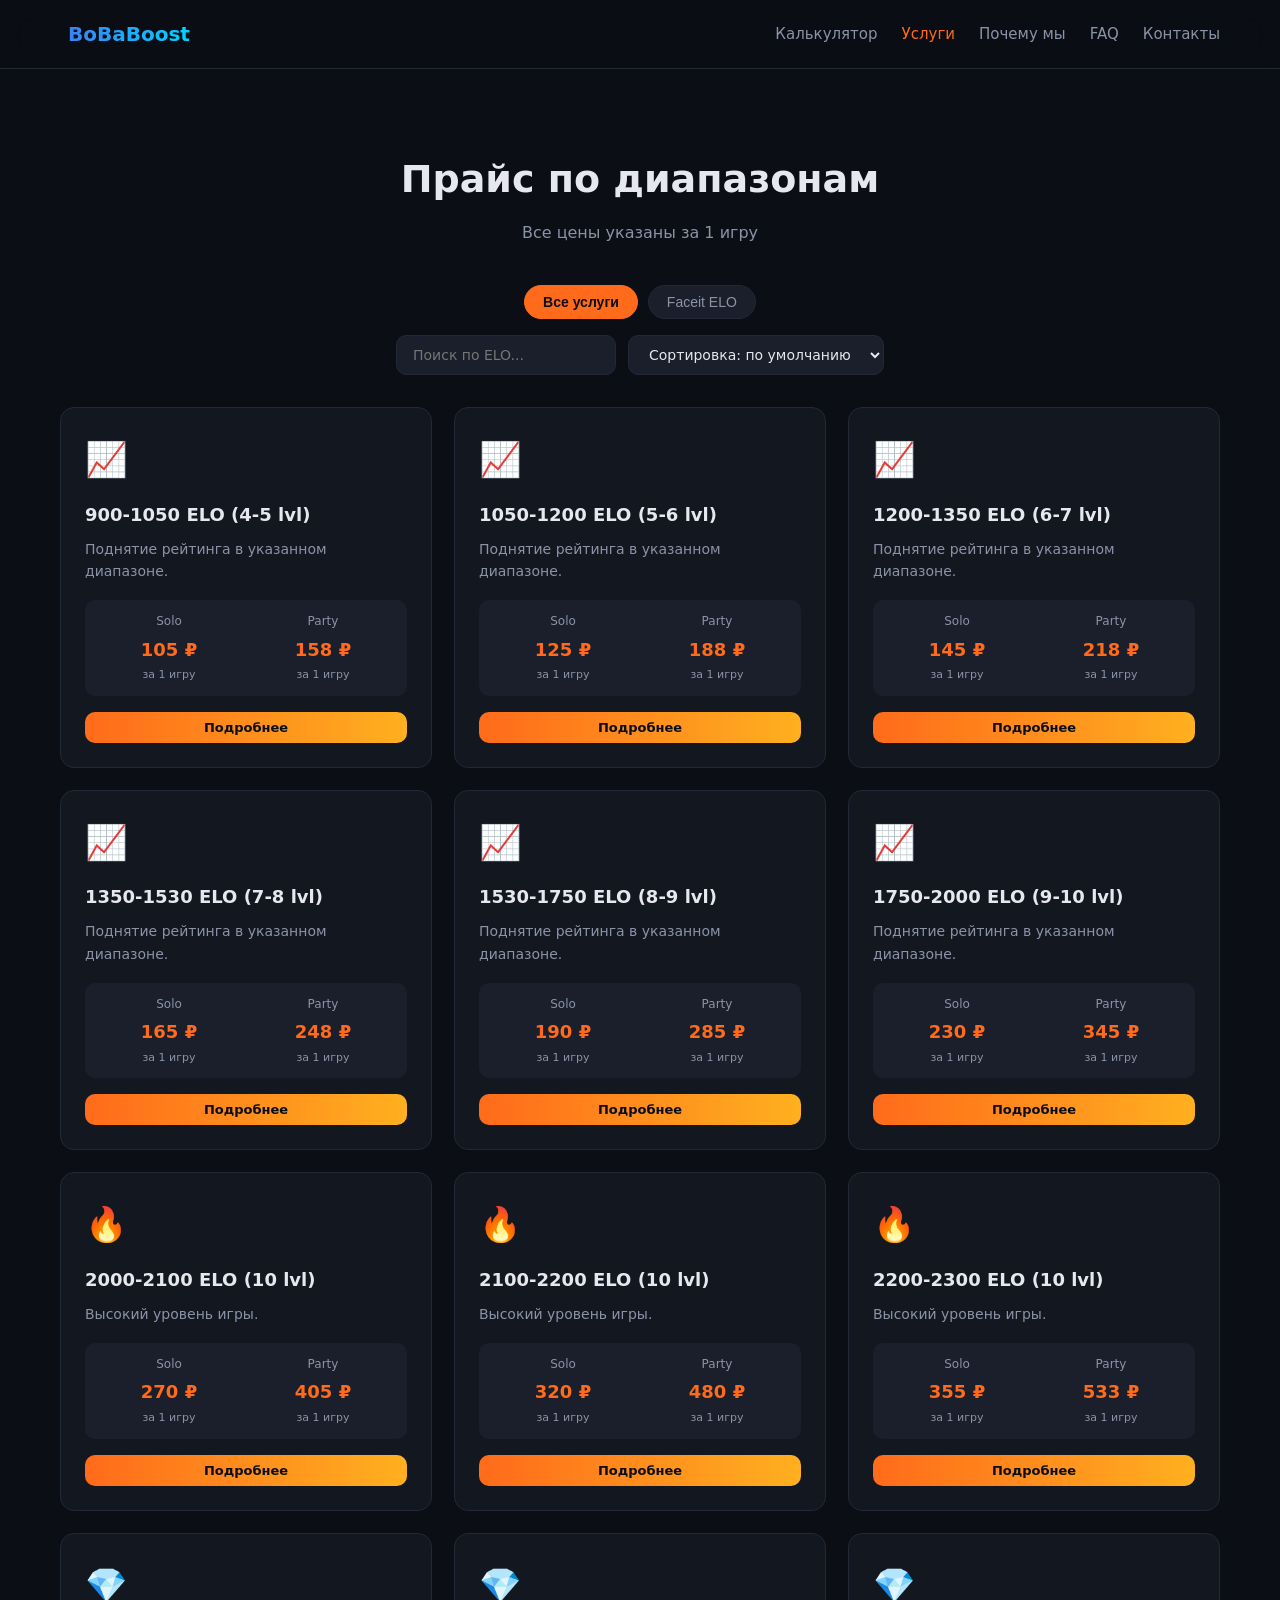
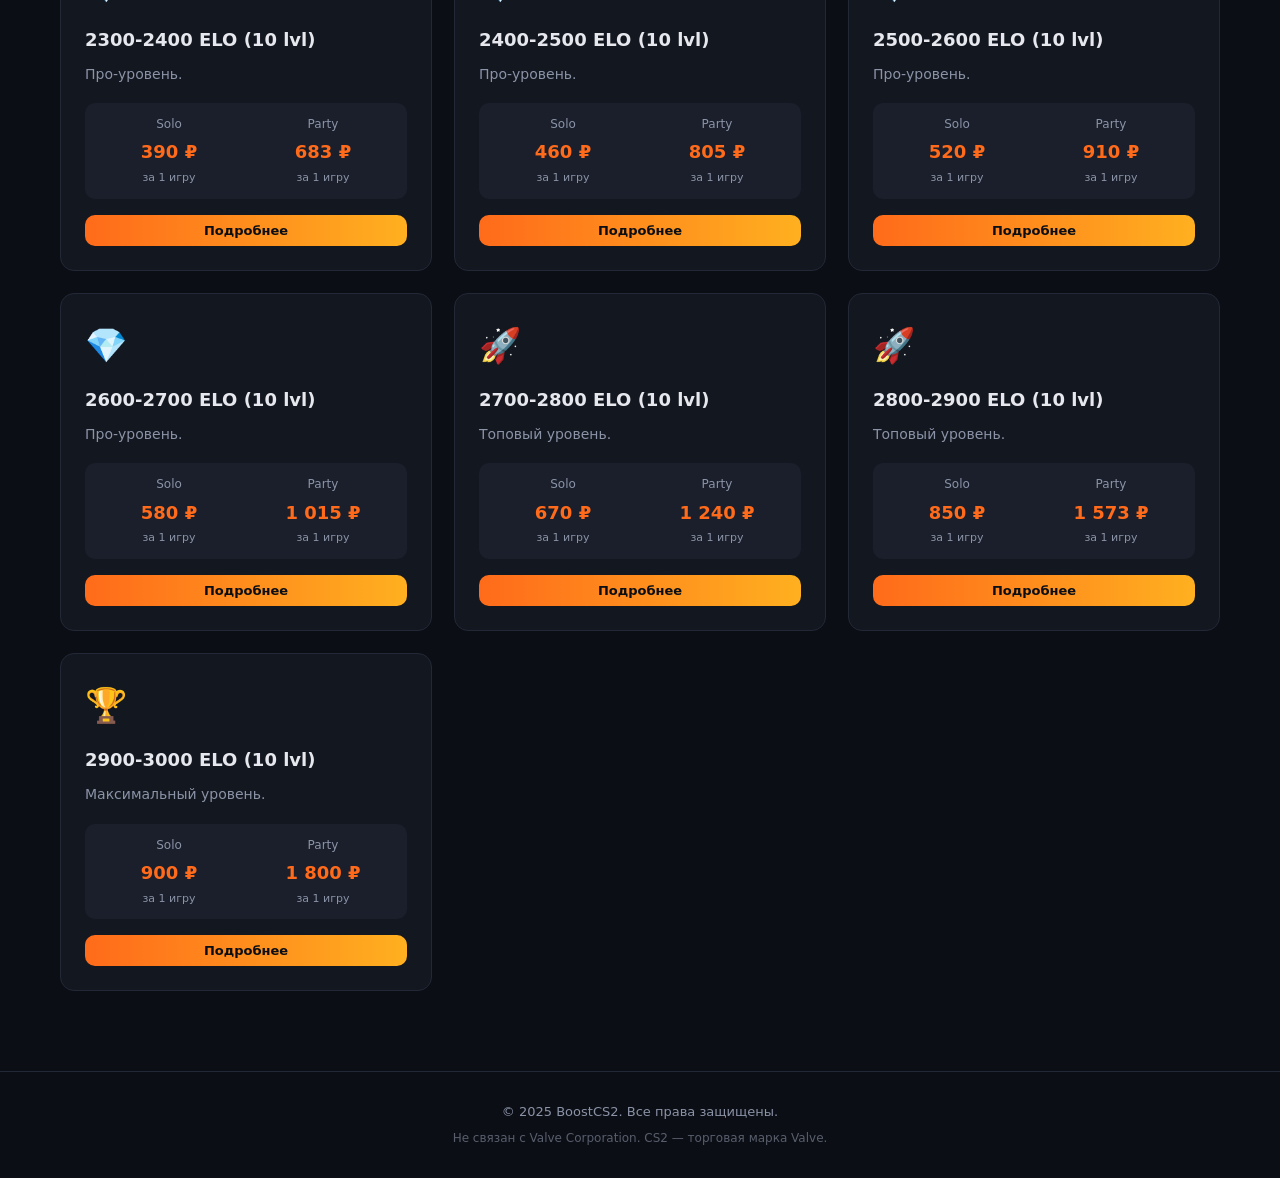
<file: index.html>
<!DOCTYPE html>
<html lang="ru">
<head>
  <meta charset="UTF-8" />
  <meta name="viewport" content="width=device-width, initial-scale=1.0" />
  <title>Boost CS2 — Услуги</title>
  <link rel="stylesheet" href="style.css" />
</head>
<body>

  <header class="header">
    <div class="container header__inner">
      <a href="index.html" class="logo">
        <span class="logo__icon"></span>
        <span class="logo__text" style="background: linear-gradient(270deg, #00d4ff, #3b82f6); -webkit-background-clip: text; background-clip: text; color: transparent;">BoBaBoost</span>
      </a>
      <nav class="nav">
        <a href="calculator.html">Калькулятор</a>
        <a href="index.html" class="active">Услуги</a>
        <a href="why.html">Почему мы</a>
        <a href="faq.html">FAQ</a>
        <a href="contacts.html">Контакты</a>
      </nav>
    </div>
  </header>

  <section class="section">
    <div class="container">
      <h2 class="section__title">Прайс по диапазонам</h2>
      <p class="section__subtitle">Все цены указаны за 1 игру</p>

      <div class="filters">
        <div class="filters__categories" id="categoryFilters"></div>
        <div class="filters__controls">
          <input type="text" id="searchInput" class="input" placeholder="Поиск по ELO..." />
          <select id="sortSelect" class="input">
            <option value="default">Сортировка: по умолчанию</option>
            <option value="price-asc">Сначала дешёвые</option>
            <option value="price-desc">Сначала дорогие</option>
          </select>
        </div>
      </div>

      <div class="grid" id="productsGrid"></div>
      <p class="empty" id="emptyMessage" style="display:none;">Ничего не найдено. Попробуй другой запрос.</p>
    </div>
  </section>

  <footer class="footer">
    <div class="container footer__inner">
      <p>© 2025 BoostCS2. Все права защищены.</p>
      <p class="footer__note">Не связан с Valve Corporation. CS2 — торговая марка Valve.</p>
    </div>
  </footer>

  <div class="modal" id="modal">
    <div class="modal__overlay" id="modalOverlay"></div>
    <div class="modal__content" id="modalContent"></div>
  </div>

  <script src="data.js"></script>
  <script src="script.js"></script>
</body>
</html>
</file>
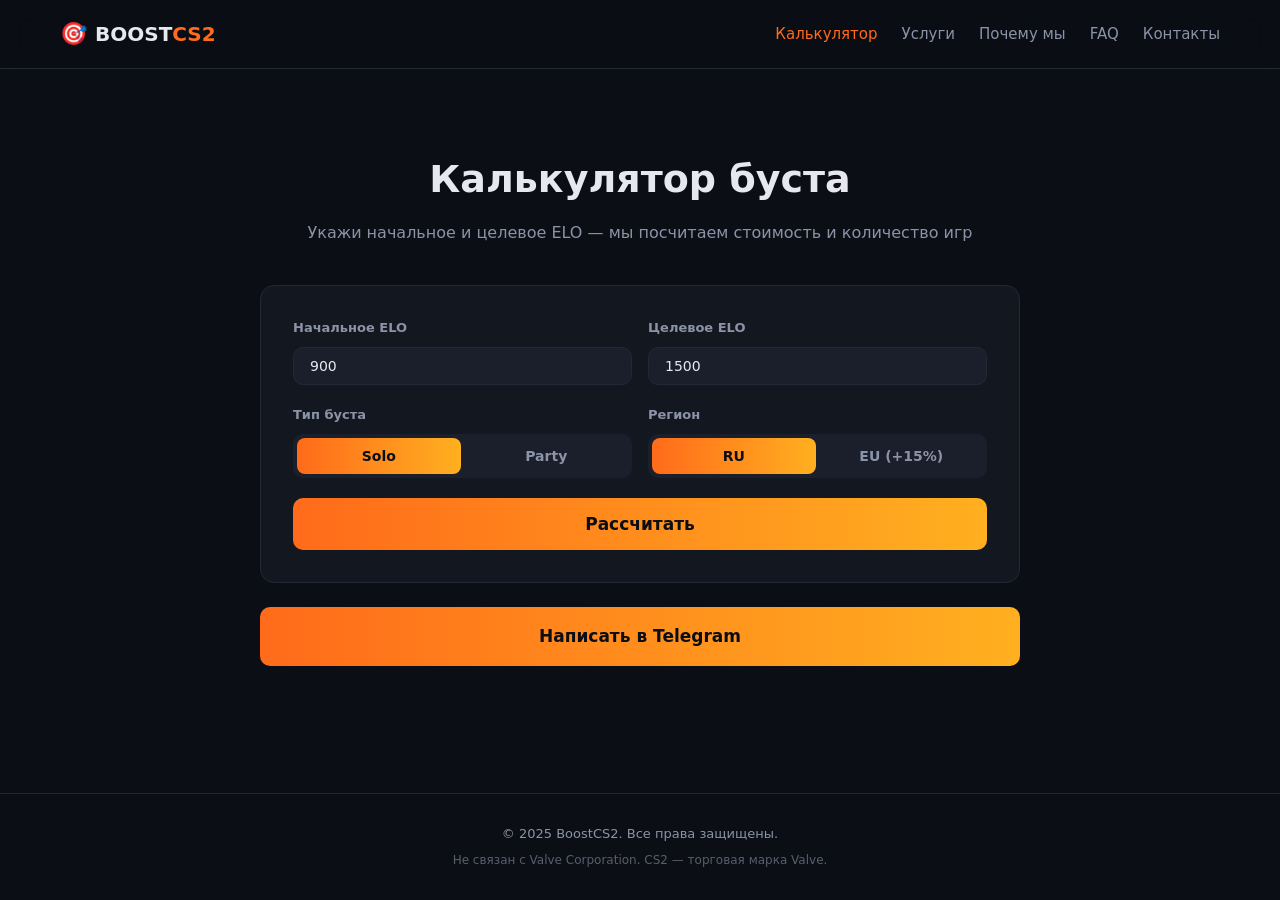
<file: calculator.html>
<!DOCTYPE html>
<html lang="ru">
<head>
  <meta charset="UTF-8" />
  <meta name="viewport" content="width=device-width, initial-scale=1.0" />
  <title>Калькулятор — Boost CS2</title>
  <link rel="stylesheet" href="style.css" />
</head>
<body>

  <header class="header">
    <div class="container header__inner">
      <a href="index.html" class="logo">
        <span class="logo__icon">🎯</span>
        <span class="logo__text">BOOST<b>CS2</b></span>
      </a>
      <nav class="nav">
        <a href="calculator.html" class="active">Калькулятор</a>
        <a href="index.html">Услуги</a>
        <a href="why.html">Почему мы</a>
        <a href="faq.html">FAQ</a>
        <a href="contacts.html">Контакты</a>
      </nav>
    </div>
  </header>

  <section class="section">
    <div class="container container--narrow">
      <h2 class="section__title">Калькулятор буста</h2>
      <p class="section__subtitle">Укажи начальное и целевое ELO — мы посчитаем стоимость и количество игр</p>

      <div class="calc">
        <div class="calc__row">
          <div class="calc__field">
            <label for="startElo">Начальное ELO</label>
            <input type="number" id="startElo" class="input" min="900" max="3000" value="900" />
          </div>
          <div class="calc__field">
            <label for="endElo">Целевое ELO</label>
            <input type="number" id="endElo" class="input" min="900" max="3000" value="1500" />
          </div>
        </div>

        <div class="calc__row">
          <div class="calc__field">
            <label>Тип буста</label>
            <div class="calc__toggle" id="typeToggle">
              <button type="button" class="calc__toggle-btn active" data-type="solo">Solo</button>
              <button type="button" class="calc__toggle-btn" data-type="party">Party</button>
            </div>
          </div>
          <div class="calc__field">
            <label>Регион</label>
            <div class="calc__toggle" id="regionToggle">
              <button type="button" class="calc__toggle-btn active" data-region="ru">RU</button>
              <button type="button" class="calc__toggle-btn" data-region="eu">EU (+15%)</button>
            </div>
          </div>
        </div>

        <button class="btn btn--primary btn--full btn--lg" id="calcBtn">Рассчитать</button>

        <div class="calc__result" id="calcResult" style="display:none;">
          <div class="calc__result-row"><span>Разница ELO:</span><b id="calcDiff">—</b></div>
          <div class="calc__result-row"><span>Количество игр:</span><b id="calcGames">—</b></div>
          <div class="calc__result-row"><span>Стоимость:</span><b id="calcPrice" class="calc__price">—</b></div>
          <p class="calc__note">Цена за 1 игру рассчитывается по диапазону текущего ELO. За игру +25 ELO.</p>
        </div>

        <p class="calc__error" id="calcError" style="display:none;"></p>
      </div>

      <a href="https://t.me/ILoVeGaBi" target="_blank" class="btn btn--primary btn--full btn--lg" style="margin-top: 24px;">
        Написать в Telegram
      </a>
    </div>
  </section>

  <footer class="footer">
    <div class="container footer__inner">
      <p>© 2025 BoostCS2. Все права защищены.</p>
      <p class="footer__note">Не связан с Valve Corporation. CS2 — торговая марка Valve.</p>
    </div>
  </footer>

  <script src="data.js"></script>
  <script src="script.js"></script>
</body>
</html>
</file>
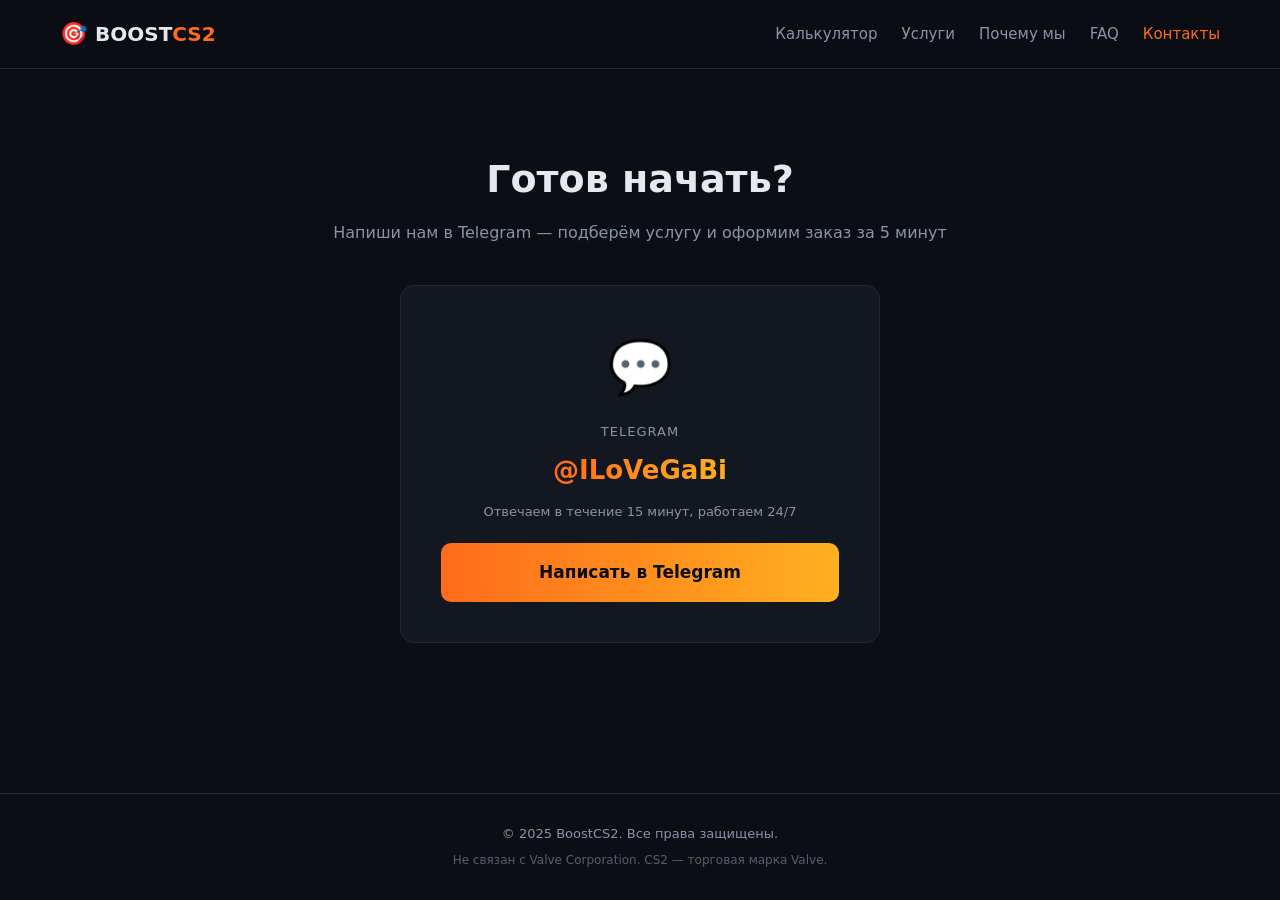
<file: contacts.html>
<!DOCTYPE html>
<html lang="ru">
<head>
  <meta charset="UTF-8" />
  <meta name="viewport" content="width=device-width, initial-scale=1.0" />
  <title>Контакты — Boost CS2</title>
  <link rel="stylesheet" href="style.css" />
</head>
<body>

  <header class="header">
    <div class="container header__inner">
      <a href="index.html" class="logo">
        <span class="logo__icon">🎯</span>
        <span class="logo__text">BOOST<b>CS2</b></span>
      </a>
      <nav class="nav">
        <a href="calculator.html">Калькулятор</a>
        <a href="index.html">Услуги</a>
        <a href="why.html">Почему мы</a>
        <a href="faq.html">FAQ</a>
        <a href="contacts.html" class="active">Контакты</a>
      </nav>
    </div>
  </header>

  <section class="section">
    <div class="container container--narrow" style="text-align:center;">
      <h2 class="section__title">Готов начать?</h2>
      <p class="section__subtitle">Напиши нам в Telegram — подберём услугу и оформим заказ за 5 минут</p>

      <div class="contacts-card">
        <div class="contacts-card__icon">💬</div>
        <div class="contacts-card__title">Telegram</div>
        <a href="https://t.me/ILoVeGaBi" target="_blank" class="contacts-card__link">@ILoVeGaBi</a>
        <p class="contacts-card__note">Отвечаем в течение 15 минут, работаем 24/7</p>

        <a href="https://t.me/ILoVeGaBi" target="_blank" class="btn btn--primary btn--full btn--lg" style="margin-top: 20px;">
          Написать в Telegram
        </a>
      </div>
    </div>
  </section>

  <footer class="footer">
    <div class="container footer__inner">
      <p>© 2025 BoostCS2. Все права защищены.</p>
      <p class="footer__note">Не связан с Valve Corporation. CS2 — торговая марка Valve.</p>
    </div>
  </footer>
</body>
</html>
</file>
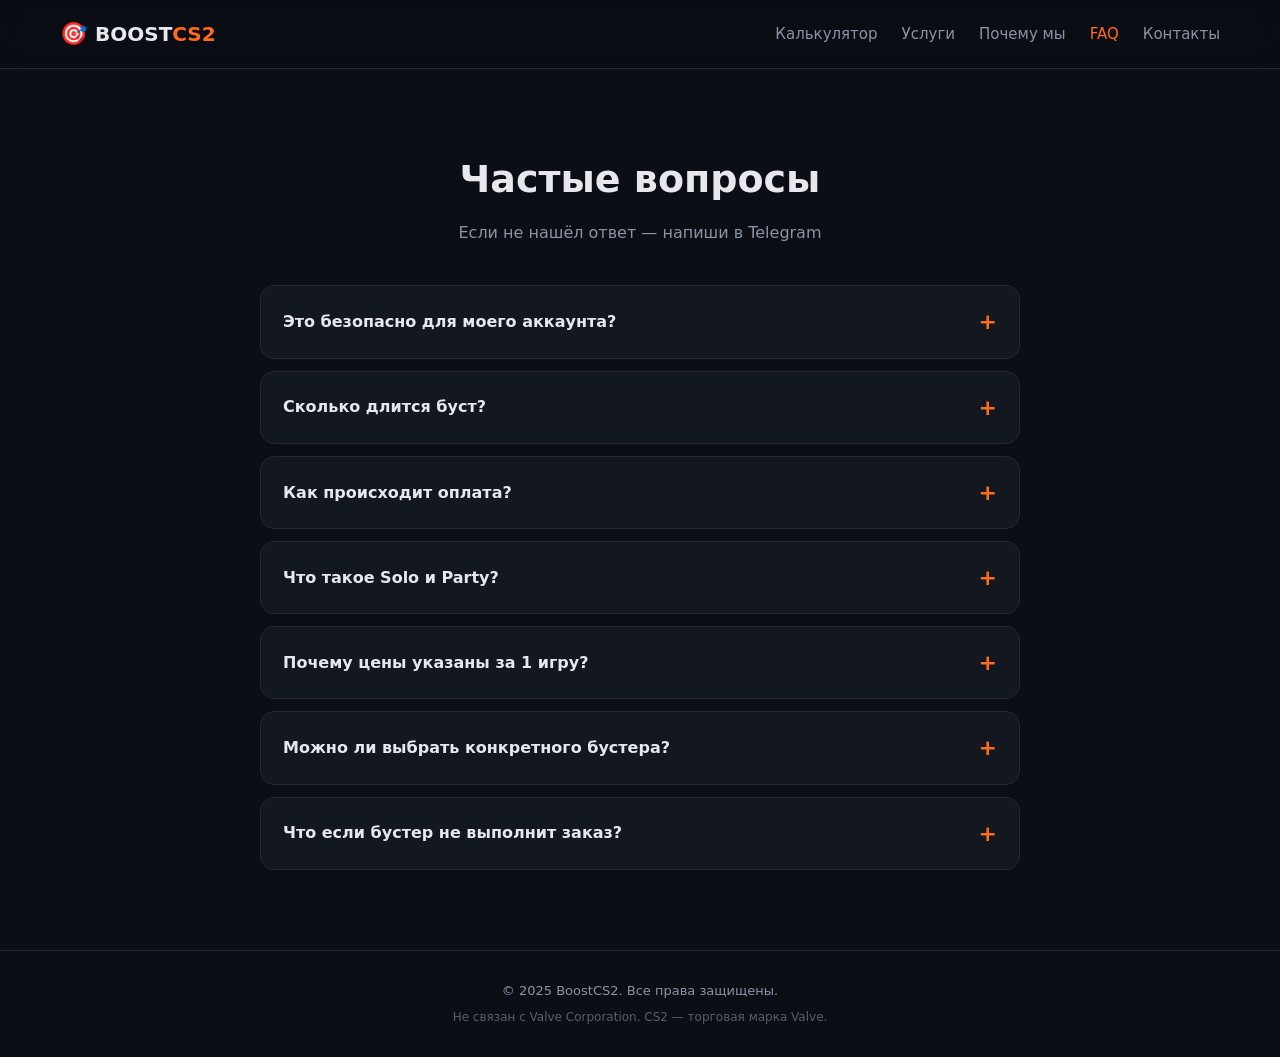
<file: faq.html>
<!DOCTYPE html>
<html lang="ru">
<head>
  <meta charset="UTF-8" />
  <meta name="viewport" content="width=device-width, initial-scale=1.0" />
  <title>FAQ — Boost CS2</title>
  <link rel="stylesheet" href="style.css" />
</head>
<body>

  <header class="header">
    <div class="container header__inner">
      <a href="index.html" class="logo">
        <span class="logo__icon">🎯</span>
        <span class="logo__text">BOOST<b>CS2</b></span>
      </a>
      <nav class="nav">
        <a href="calculator.html">Калькулятор</a>
        <a href="index.html">Услуги</a>
        <a href="why.html">Почему мы</a>
        <a href="faq.html" class="active">FAQ</a>
        <a href="contacts.html">Контакты</a>
      </nav>
    </div>
  </header>

  <section class="section">
    <div class="container container--narrow">
      <h2 class="section__title">Частые вопросы</h2>
      <p class="section__subtitle">Если не нашёл ответ — напиши в Telegram</p>

      <div class="faq">
        <details class="faq__item">
          <summary>Это безопасно для моего аккаунта?</summary>
          <p>Да. Мы используем VPN, играем аккуратно и не используем читы. За всё время — ни одного бана по вине бустера.</p>
        </details>
        <details class="faq__item">
          <summary>Сколько длится буст?</summary>
          <p>От 1 дня до 7 дней. Точный срок зависит от текущего ELO и выбранного диапазона.</p>
        </details>
        <details class="faq__item">
          <summary>Как происходит оплата?</summary>
          <p>После оформления заявки менеджер связывается с тобой в Telegram и присылает ссылку на оплату (СБП, карта).</p>
        </details>
        <details class="faq__item">
          <summary>Что такое Solo и Party?</summary>
          <p><b>Solo</b> — передача аккаунта бустеру (он играет на твоём аккаунте). <b>Party</b> — игра вместе с клиентом (бустер в одной команде с тобой).</p>
        </details>
        <details class="faq__item">
          <summary>Почему цены указаны за 1 игру?</summary>
          <p>Мы работаем по системе оплаты за каждую сыгранную игру. За одну игру бустер в среднем поднимает +25 ELO. Итоговая стоимость зависит от того, через сколько диапазонов проходит твой аккаунт.</p>
        </details>
        <details class="faq__item">
          <summary>Можно ли выбрать конкретного бустера?</summary>
          <p>Да, при оформлении заказа ты можешь выбрать бустера из списка. У каждого — своя статистика в CS2 и CS:GO.</p>
        </details>
        <details class="faq__item">
          <summary>Что если бустер не выполнит заказ?</summary>
          <p>Возвращаем деньги в полном объёме. За всю историю сервиса таких случаев было 3, и все были улажены в течение суток.</p>
        </details>
      </div>
    </div>
  </section>

  <footer class="footer">
    <div class="container footer__inner">
      <p>© 2025 BoostCS2. Все права защищены.</p>
      <p class="footer__note">Не связан с Valve Corporation. CS2 — торговая марка Valve.</p>
    </div>
  </footer>
</body>
</html>
</file>
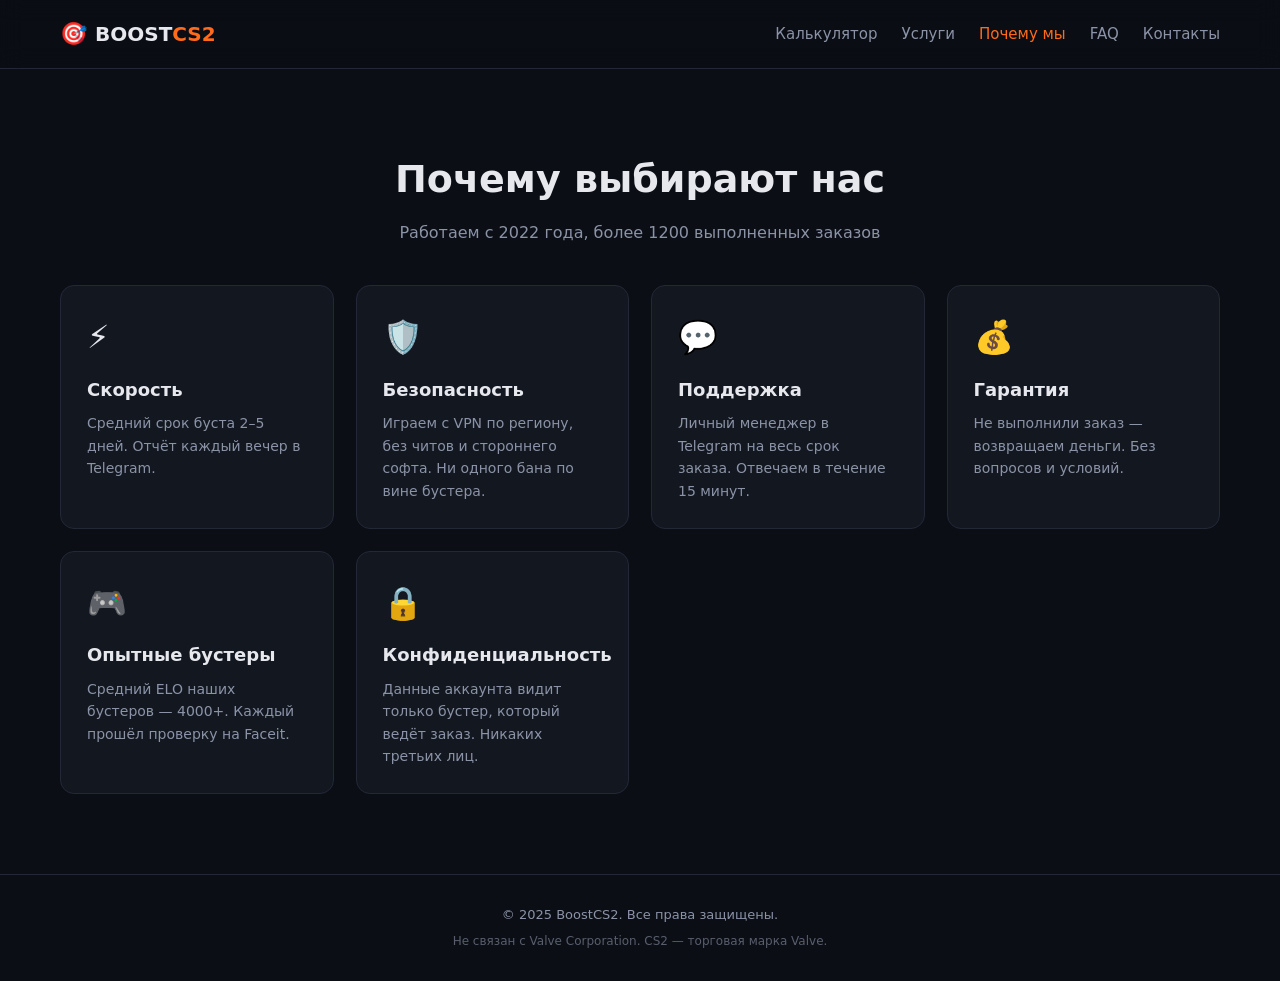
<file: why.html>
<!DOCTYPE html>
<html lang="ru">
<head>
  <meta charset="UTF-8" />
  <meta name="viewport" content="width=device-width, initial-scale=1.0" />
  <title>Почему мы — Boost CS2</title>
  <link rel="stylesheet" href="style.css" />
</head>
<body>

  <header class="header">
    <div class="container header__inner">
      <a href="index.html" class="logo">
        <span class="logo__icon">🎯</span>
        <span class="logo__text">BOOST<b>CS2</b></span>
      </a>
      <nav class="nav">
        <a href="calculator.html">Калькулятор</a>
        <a href="index.html">Услуги</a>
        <a href="why.html" class="active">Почему мы</a>
        <a href="faq.html">FAQ</a>
        <a href="contacts.html">Контакты</a>
      </nav>
    </div>
  </header>

  <section class="section">
    <div class="container">
      <h2 class="section__title">Почему выбирают нас</h2>
      <p class="section__subtitle">Работаем с 2022 года, более 1200 выполненных заказов</p>

      <div class="features">
        <div class="feature">
          <div class="feature__icon">⚡</div>
          <h3>Скорость</h3>
          <p>Средний срок буста 2–5 дней. Отчёт каждый вечер в Telegram.</p>
        </div>
        <div class="feature">
          <div class="feature__icon">🛡️</div>
          <h3>Безопасность</h3>
          <p>Играем с VPN по региону, без читов и стороннего софта. Ни одного бана по вине бустера.</p>
        </div>
        <div class="feature">
          <div class="feature__icon">💬</div>
          <h3>Поддержка</h3>
          <p>Личный менеджер в Telegram на весь срок заказа. Отвечаем в течение 15 минут.</p>
        </div>
        <div class="feature">
          <div class="feature__icon">💰</div>
          <h3>Гарантия</h3>
          <p>Не выполнили заказ — возвращаем деньги. Без вопросов и условий.</p>
        </div>
        <div class="feature">
          <div class="feature__icon">🎮</div>
          <h3>Опытные бустеры</h3>
          <p>Средний ELO наших бустеров — 4000+. Каждый прошёл проверку на Faceit.</p>
        </div>
        <div class="feature">
          <div class="feature__icon">🔒</div>
          <h3>Конфиденциальность</h3>
          <p>Данные аккаунта видит только бустер, который ведёт заказ. Никаких третьих лиц.</p>
        </div>
      </div>
    </div>
  </section>

  <footer class="footer">
    <div class="container footer__inner">
      <p>© 2025 BoostCS2. Все права защищены.</p>
      <p class="footer__note">Не связан с Valve Corporation. CS2 — торговая марка Valve.</p>
    </div>
  </footer>
</body>
</html>
</file>
<file: style.css>
:root {
  --bg: #0b0e14;
  --bg-2: #131720;
  --bg-3: #1a1f2b;
  --text: #e6e8ee;
  --text-muted: #8b93a7;
  --accent: #ff6b1a;
  --accent-2: #ffb020;
  --border: #232837;
  --radius: 14px;
  --shadow: 0 10px 30px rgba(0,0,0,.4);
}

* { margin: 0; padding: 0; box-sizing: border-box; }
html { scroll-behavior: smooth; }

body {
  font-family: 'Segoe UI', system-ui, -apple-system, sans-serif;
  background: var(--bg);
  color: var(--text);
  line-height: 1.6;
  -webkit-font-smoothing: antialiased;
  min-height: 100vh;
  display: flex;
  flex-direction: column;
}

section { flex: 1; }

a { color: inherit; text-decoration: none; }
img { max-width: 100%; display: block; }

.container { max-width: 1200px; margin: 0 auto; padding: 0 20px; }
.container--narrow { max-width: 800px; }

/* ШАПКА */
.header {
  position: sticky; top: 0; z-index: 100;
  background: rgba(11, 14, 20, .85);
  backdrop-filter: blur(12px);
  border-bottom: 1px solid var(--border);
}
.header__inner {
  display: flex; align-items: center; justify-content: space-between;
  height: 68px; gap: 20px;
}
.logo { display: flex; align-items: center; gap: 8px; font-size: 20px; font-weight: 700; }
.logo__icon { font-size: 22px; }
.logo__text b { color: var(--accent); }
.nav { display: flex; gap: 24px; font-size: 15px; color: var(--text-muted); }
.nav a:hover { color: var(--accent); transition: .2s; }
.nav a.active { color: var(--accent); }

/* КНОПКИ */
.btn {
  display: inline-block; padding: 12px 24px; border-radius: 10px;
  font-weight: 600; font-size: 15px; cursor: pointer; border: none;
  transition: .2s; text-align: center; font-family: inherit;
}
.btn--primary { background: linear-gradient(90deg, var(--accent), var(--accent-2)); color: #0b0e14; }
.btn--primary:hover { transform: translateY(-2px); box-shadow: 0 8px 20px rgba(255,107,26,.35); }
.btn--ghost { background: transparent; border: 1px solid var(--border); color: var(--text); }
.btn--ghost:hover { border-color: var(--accent); color: var(--accent); }
.btn--lg { padding: 16px 36px; font-size: 17px; }
.btn--sm { padding: 8px 14px; font-size: 13px; }
.btn--full { width: 100%; }

/* СЕКЦИИ */
.section { padding: 80px 0; }
.section--dark { background: var(--bg-2); }
.section__title {
  font-size: clamp(26px, 3.5vw, 38px); font-weight: 800;
  text-align: center; margin-bottom: 10px;
}
.section__subtitle { text-align: center; color: var(--text-muted); margin-bottom: 40px; }

/* ФИЛЬТРЫ */
.filters { display: flex; flex-direction: column; gap: 16px; margin-bottom: 32px; }
.filters__categories { display: flex; flex-wrap: wrap; gap: 10px; justify-content: center; }
.cat-btn {
  background: var(--bg-3); border: 1px solid var(--border); color: var(--text-muted);
  padding: 8px 18px; border-radius: 999px; cursor: pointer; font-size: 14px; transition: .2s;
}
.cat-btn:hover { color: var(--text); border-color: var(--accent); }
.cat-btn.active { background: var(--accent); color: #0b0e14; border-color: var(--accent); font-weight: 600; }
.filters__controls {
  display: flex; gap: 12px; justify-content: center; flex-wrap: wrap;
}

.input {
  background: var(--bg-3); border: 1px solid var(--border); color: var(--text);
  padding: 10px 16px; border-radius: 10px; font-size: 14px; outline: none;
  min-width: 220px; font-family: inherit;
}
.input:focus { border-color: var(--accent); }
select.input { cursor: pointer; }

/* СЕТКА */
.grid { display: grid; grid-template-columns: repeat(auto-fill, minmax(280px, 1fr)); gap: 22px; }
.card {
  background: var(--bg-2); border: 1px solid var(--border); border-radius: var(--radius);
  padding: 24px; display: flex; flex-direction: column; position: relative; transition: .25s;
}
.card:hover { border-color: var(--accent); transform: translateY(-4px); box-shadow: var(--shadow); }
.card__icon { font-size: 34px; margin-bottom: 14px; }
.card__title { font-size: 18px; font-weight: 700; margin-bottom: 8px; }
.card__desc { color: var(--text-muted); font-size: 14px; margin-bottom: 18px; flex-grow: 1; }
.card__price {
  display: flex; justify-content: space-between; gap: 10px;
  margin-bottom: 16px; background: var(--bg-3); padding: 12px; border-radius: 10px;
}
.price-option { text-align: center; flex: 1; }
.price-option span { display: block; font-size: 12px; color: var(--text-muted); margin-bottom: 4px; }
.price-option b { font-size: 18px; color: var(--accent); display: block; }
.price-option i { font-style: normal; font-size: 11px; color: var(--text-muted); display: block; margin-top: 2px; }
.card__actions { display: flex; gap: 8px; }

/* КАЛЬКУЛЯТОР */
.calc {
  background: var(--bg-2); border: 1px solid var(--border);
  border-radius: var(--radius); padding: 32px;
  display: flex; flex-direction: column; gap: 20px;
}
.calc__row { display: grid; grid-template-columns: 1fr 1fr; gap: 16px; }
.calc__field { display: flex; flex-direction: column; gap: 8px; }
.calc__field label { font-size: 13px; color: var(--text-muted); font-weight: 600; }
.calc__field .input { width: 100%; min-width: 0; }
.calc__toggle {
  display: flex; background: var(--bg-3); border-radius: 10px;
  padding: 4px; gap: 4px;
}
.calc__toggle-btn {
  flex: 1; background: transparent; border: none; color: var(--text-muted);
  padding: 10px 16px; border-radius: 8px; cursor: pointer;
  font-size: 14px; font-weight: 600; transition: .2s; font-family: inherit;
}
.calc__toggle-btn:hover { color: var(--text); }
.calc__toggle-btn.active {
  background: linear-gradient(90deg, var(--accent), var(--accent-2));
  color: #0b0e14;
}
.calc__result {
  background: var(--bg-3); border: 1px solid var(--border);
  border-radius: 10px; padding: 20px;
  display: flex; flex-direction: column; gap: 10px;
}
.calc__result-row {
  display: flex; justify-content: space-between; align-items: center;
  font-size: 15px; padding: 6px 0;
}
.calc__result-row span { color: var(--text-muted); }
.calc__result-row b { font-weight: 700; }
.calc__price { color: var(--accent); font-size: 24px !important; }
.calc__note {
  font-size: 12px; color: var(--text-muted);
  margin-top: 8px; padding-top: 12px; border-top: 1px solid var(--border);
}
.calc__error {
  background: rgba(255, 80, 80, .1); border: 1px solid rgba(255, 80, 80, .3);
  color: #ff8888; padding: 12px 16px; border-radius: 10px;
  font-size: 14px; text-align: center;
}

/* ФИЧИ */
.features { display: grid; grid-template-columns: repeat(auto-fit, minmax(260px, 1fr)); gap: 22px; }
.feature { background: var(--bg-2); border: 1px solid var(--border); border-radius: var(--radius); padding: 26px; }
.feature__icon { font-size: 32px; margin-bottom: 12px; }
.feature h3 { margin-bottom: 8px; font-size: 18px; }
.feature p { color: var(--text-muted); font-size: 14px; }

/* FAQ */
.faq { display: flex; flex-direction: column; gap: 12px; }
.faq__item {
  background: var(--bg-2); border: 1px solid var(--border); border-radius: var(--radius);
  padding: 18px 22px; cursor: pointer; transition: .2s;
}
.faq__item[open] { border-color: var(--accent); }
.faq__item summary {
  font-weight: 600; font-size: 16px; list-style: none;
  display: flex; justify-content: space-between; align-items: center;
}
.faq__item summary::-webkit-details-marker { display: none; }
.faq__item summary::after {
  content: '+'; color: var(--accent); font-size: 22px; transition: .2s;
}
.faq__item[open] summary::after { content: '−'; }
.faq__item p { margin-top: 12px; color: var(--text-muted); font-size: 14px; }
.faq__item p b { color: var(--text); }

/* КОНТАКТЫ */
.contacts-card {
  background: var(--bg-2); border: 1px solid var(--border);
  border-radius: var(--radius); padding: 40px;
  max-width: 480px; margin: 0 auto;
}
.contacts-card__icon { font-size: 52px; margin-bottom: 12px; }
.contacts-card__title {
  font-size: 13px; color: var(--text-muted);
  text-transform: uppercase; letter-spacing: 1px;
  margin-bottom: 8px;
}
.contacts-card__link {
  display: inline-block;
  font-size: 26px; font-weight: 800;
  background: linear-gradient(90deg, var(--accent), var(--accent-2));
  -webkit-background-clip: text; background-clip: text; color: transparent;
  margin-bottom: 10px;
}
.contacts-card__link:hover { opacity: .8; }
.contacts-card__note { font-size: 13px; color: var(--text-muted); }

/* ПОДВАЛ */
.footer {
  padding: 30px 0; border-top: 1px solid var(--border);
  text-align: center; color: var(--text-muted); font-size: 13px;
}
.footer__note { margin-top: 6px; font-size: 12px; opacity: .6; }

/* МОДАЛКА */
.modal {
  position: fixed; inset: 0; z-index: 200; display: none;
  align-items: center; justify-content: center; padding: 20px;
}
.modal.open { display: flex; }
.modal__overlay {
  position: absolute; inset: 0; background: rgba(0,0,0,.7); backdrop-filter: blur(4px);
}
.modal__content {
  position: relative; background: var(--bg-2); border: 1px solid var(--border);
  border-radius: var(--radius); padding: 32px; max-width: 520px; width: 100%;
  max-height: 90vh; overflow-y: auto; animation: modalIn .25s ease;
}
@keyframes modalIn { from { opacity: 0; transform: translateY(20px); } to { opacity: 1; transform: translateY(0); } }
.modal__close {
  position: absolute; top: 14px; right: 16px; background: none; border: none;
  color: var(--text-muted); font-size: 24px; cursor: pointer;
}
.modal__close:hover { color: var(--accent); }

.empty { text-align: center; color: var(--text-muted); padding: 40px 0; }

/* БУСТЕРЫ */
.boosters-grid {
  display: grid;
  grid-template-columns: repeat(5, 1fr);
  gap: 8px;
  margin-bottom: 16px;
}
.booster-card {
  background: var(--bg-3);
  border: 2px solid var(--border);
  border-radius: 10px;
  padding: 10px 6px;
  cursor: pointer;
  text-align: center;
  transition: .2s;
}
.booster-card:hover { border-color: var(--accent); }
.booster-card.active {
  border-color: var(--accent);
  background: rgba(255,107,26,.1);
}
.booster-card__avatar { font-size: 22px; line-height: 1; margin-bottom: 4px; }
.booster-card__name { font-size: 12px; font-weight: 700; margin-bottom: 2px; }
.booster-card__elo { font-size: 10px; color: var(--accent); font-weight: 600; }

.booster-stats {
  background: var(--bg-3);
  border-radius: 10px;
  padding: 14px 16px;
  margin-bottom: 16px;
  font-size: 13px;
}
.booster-stats__title {
  font-weight: 700; margin-bottom: 10px;
  display: flex; align-items: center; gap: 6px;
}
.booster-stats__block { margin-bottom: 10px; }
.booster-stats__block:last-child { margin-bottom: 0; }
.booster-stats__label {
  color: var(--text-muted); font-size: 11px;
  text-transform: uppercase; letter-spacing: .5px;
  margin-bottom: 4px;
}
.booster-stats__grid {
  display: grid; grid-template-columns: repeat(4, 1fr); gap: 6px;
}
.booster-stats__item {
  text-align: center; padding: 6px 4px;
  background: var(--bg-2); border-radius: 6px;
}
.booster-stats__item b { display: block; color: var(--accent); font-size: 13px; }
.booster-stats__item span { font-size: 10px; color: var(--text-muted); }

/* АДАПТИВ */
@media (max-width: 768px) {
  .header__inner {
    flex-direction: column;
    height: auto;
    padding: 12px 0 8px;
    gap: 10px;
  }

  .nav {
    display: flex;
    gap: 18px;
    font-size: 14px;
    width: 100%;
    overflow-x: auto;
    justify-content: flex-start;
    padding-bottom: 4px;
    -webkit-overflow-scrolling: touch;
    scrollbar-width: none;
  }
  .nav::-webkit-scrollbar { display: none; }
  .nav a { white-space: nowrap; }

  .section { padding: 50px 0; }
  .calc { padding: 22px; }
  .calc__row { grid-template-columns: 1fr; }
  .contacts-card { padding: 28px; }
}

@media (max-width: 480px) {
  .boosters-grid { grid-template-columns: repeat(3, 1fr); }
}
</file>
